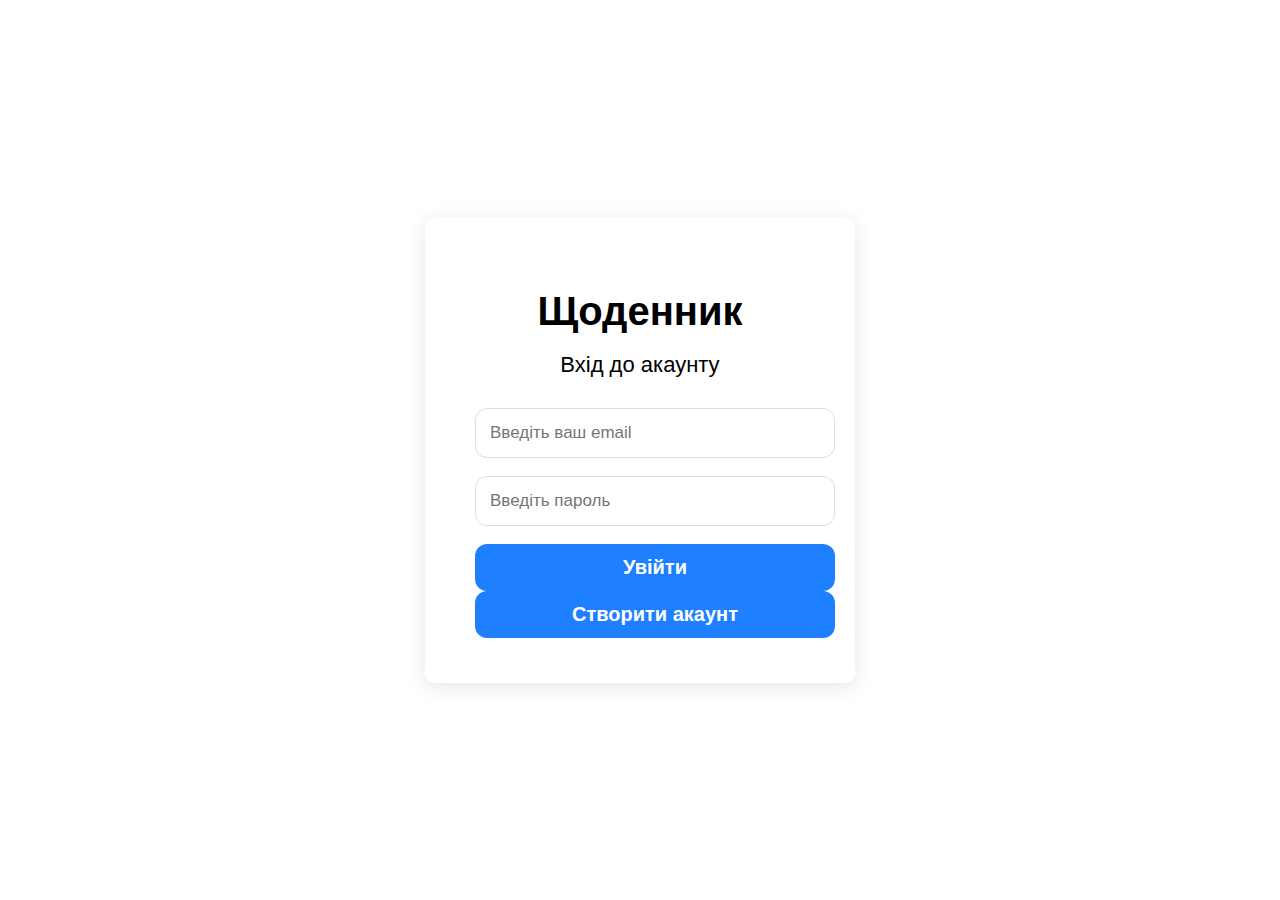
<file: index.html>
<!DOCTYPE html>
<html>

<head>

    <title>Register</title>
    <link rel="stylesheet" href="./styles/index.css">
</head>

<body>
    <section class="login">
        <div class="login-block">
            <div>
                <h1>Щоденник</h1>
                <h2>Вхід до акаунту</h2>
            </div>
            <div class="form">
                <form>
                    <div class="form-input">
                        <input type="email" placeholder="Введіть ваш email">
                    </div>
                    <div class="form-input">
                        <input type="password" placeholder="Введіть пароль">
                    </div>
                    <a href="./dashboard.html">Увійти</a>
                    <a href="./Regin.html">Створити акаунт</a>
                </form>
            </div>
        </div>
    </section>
</body>
</html>
</file>
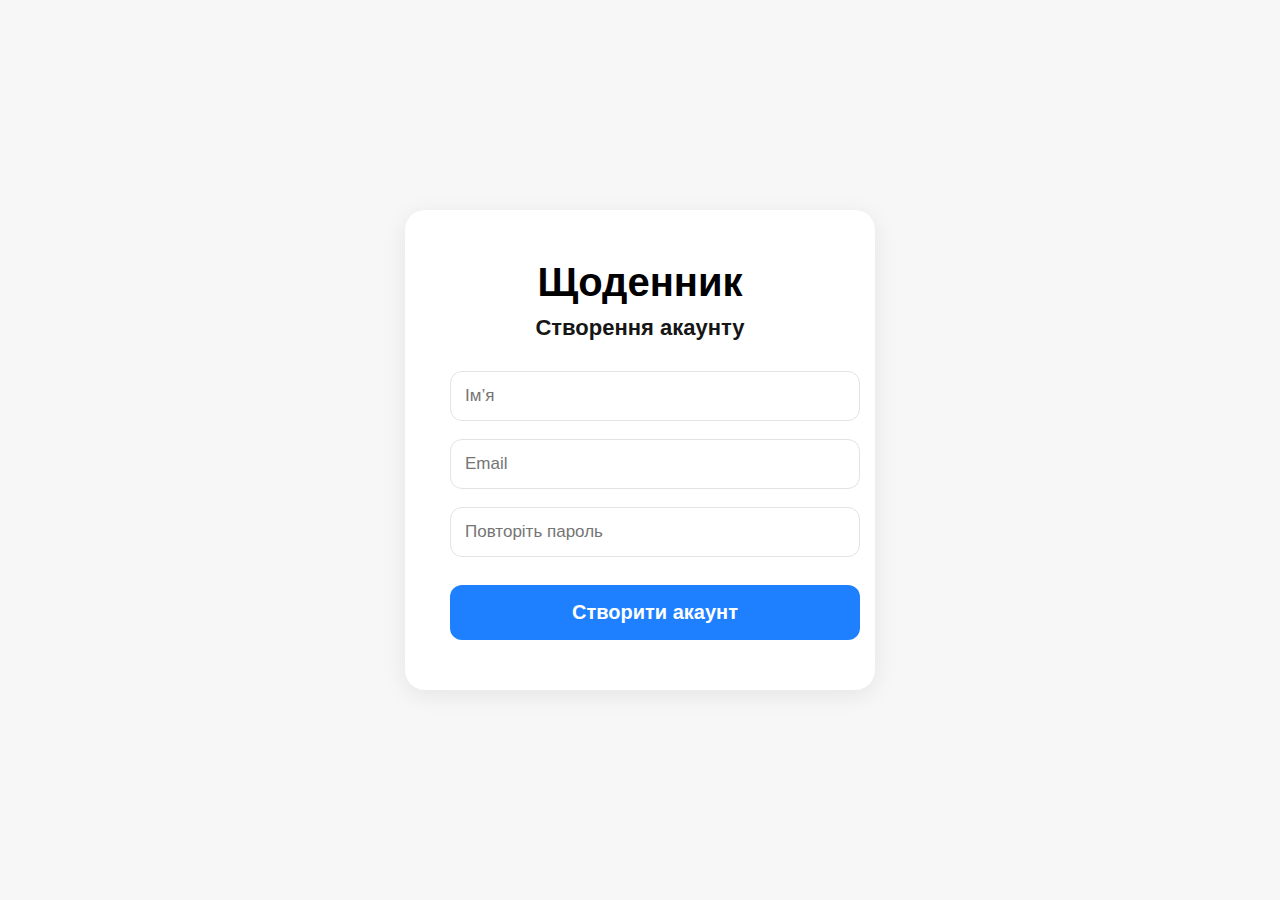
<file: Regin.html>
<!DOCTYPE html>
<html>

<head>
  <title>Create Account</title>
  <link rel="stylesheet" href="./styles/global.css">
</head>

<body>
  <div class="Register-box">
    <h1>Щоденник</h1>
    <h2>Створення акаунту</h2>
    <form>
      <input type="text" placeholder="Ім’я">
      <input type="email" placeholder="Email">
      <input type="password" placeholder="Повторіть пароль">
      <button class="btn">Створити акаунт</button>
    </form>
    
  </div>

</body>

</html>
</file>
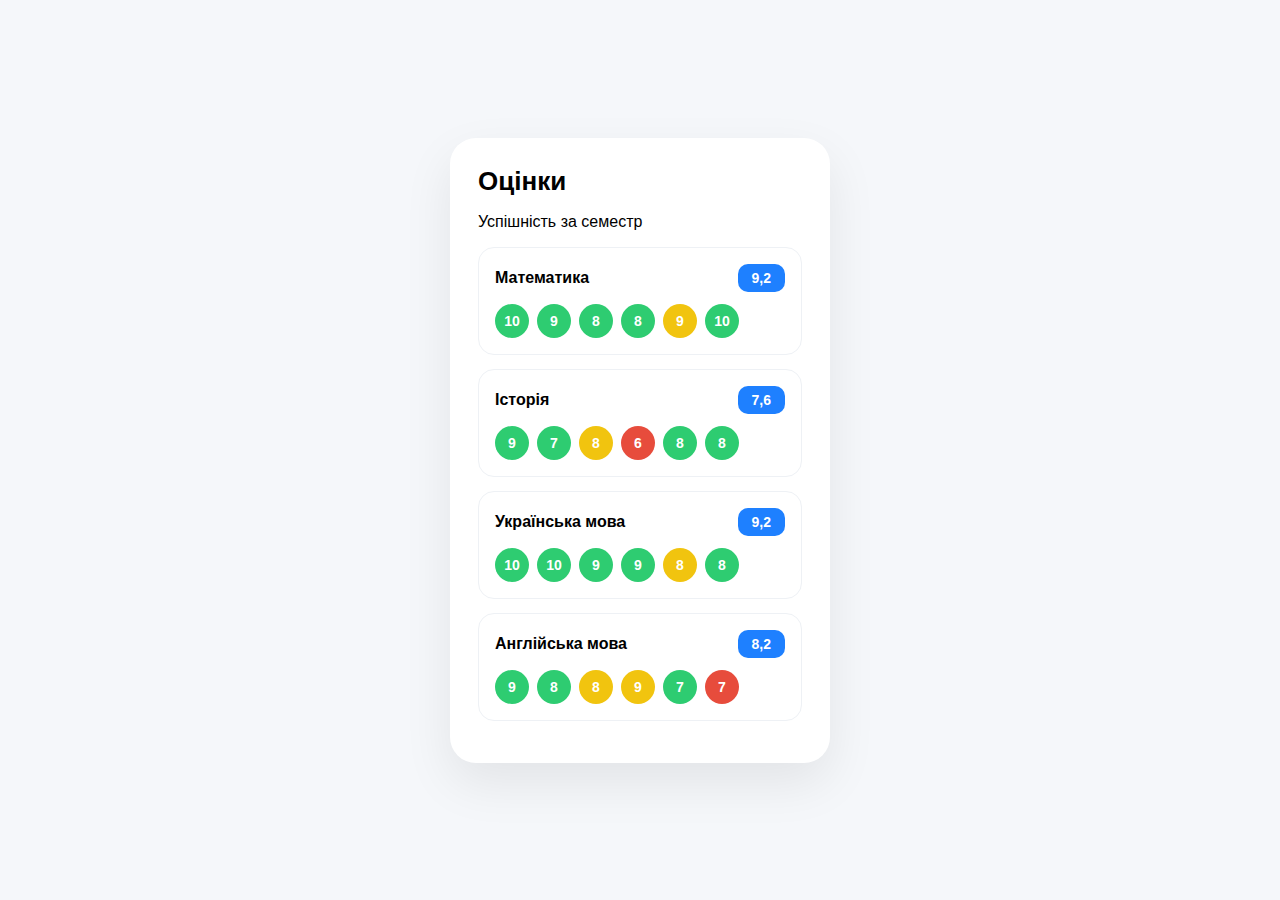
<file: pages/assessments.html>
<!DOCTYPE html>
<html>

<head>
    <title>Оцінки</title>
    <link rel="stylesheet" href="../pages/Assest.css">
</head>

<body>
    <div class="page">
        <div class="best-card">
            <h1>Оцінки</h1>
            <p class="verygood">Успішність за семестр</p>

            <div class="subject">
                <div class="subject-header">
                    <span>Математика</span>
                    <span class="avg">9,2</span>
                </div>
                <div class="marks">
                    <span class="mark green">10</span>
                    <span class="mark green">9</span>
                    <span class="mark green">8</span>
                    <span class="mark green">8</span>
                    <span class="mark yellow">9</span>
                    <span class="mark green">10</span>
                </div>
            </div>

            <div class="subject">
                <div class="subject-header">
                    <span>Історія</span>
                    <span class="avg">7,6</span>
                </div>
                <div class="marks">
                    <span class="mark green">9</span>
                    <span class="mark green">7</span>
                    <span class="mark yellow">8</span>
                    <span class="mark red">6</span>
                    <span class="mark green">8</span>
                    <span class="mark green">8</span>
                </div>
            </div>

            <div class="subject">
                <div class="subject-header">
                    <span>Українська мова</span>
                    <span class="avg">9,2</span>
                </div>
                <div class="marks">
                    <span class="mark green">10</span>
                    <span class="mark green">10</span>
                    <span class="mark green">9</span>
                    <span class="mark green">9</span>
                    <span class="mark yellow">8</span>
                    <span class="mark green">8</span>
                </div>
            </div>

            <div class="subject">
                <div class="subject-header">
                    <span>Англійська мова</span>
                    <span class="avg">8,2</span>
                </div>
                <div class="marks">
                    <span class="mark green">9</span>
                    <span class="mark green">8</span>
                    <span class="mark yellow">8</span>
                    <span class="mark yellow">9</span>
                    <span class="mark green">7</span>
                    <span class="mark red">7</span>
                </div>
            </div>

        </div>

</body>

</html>
</file>
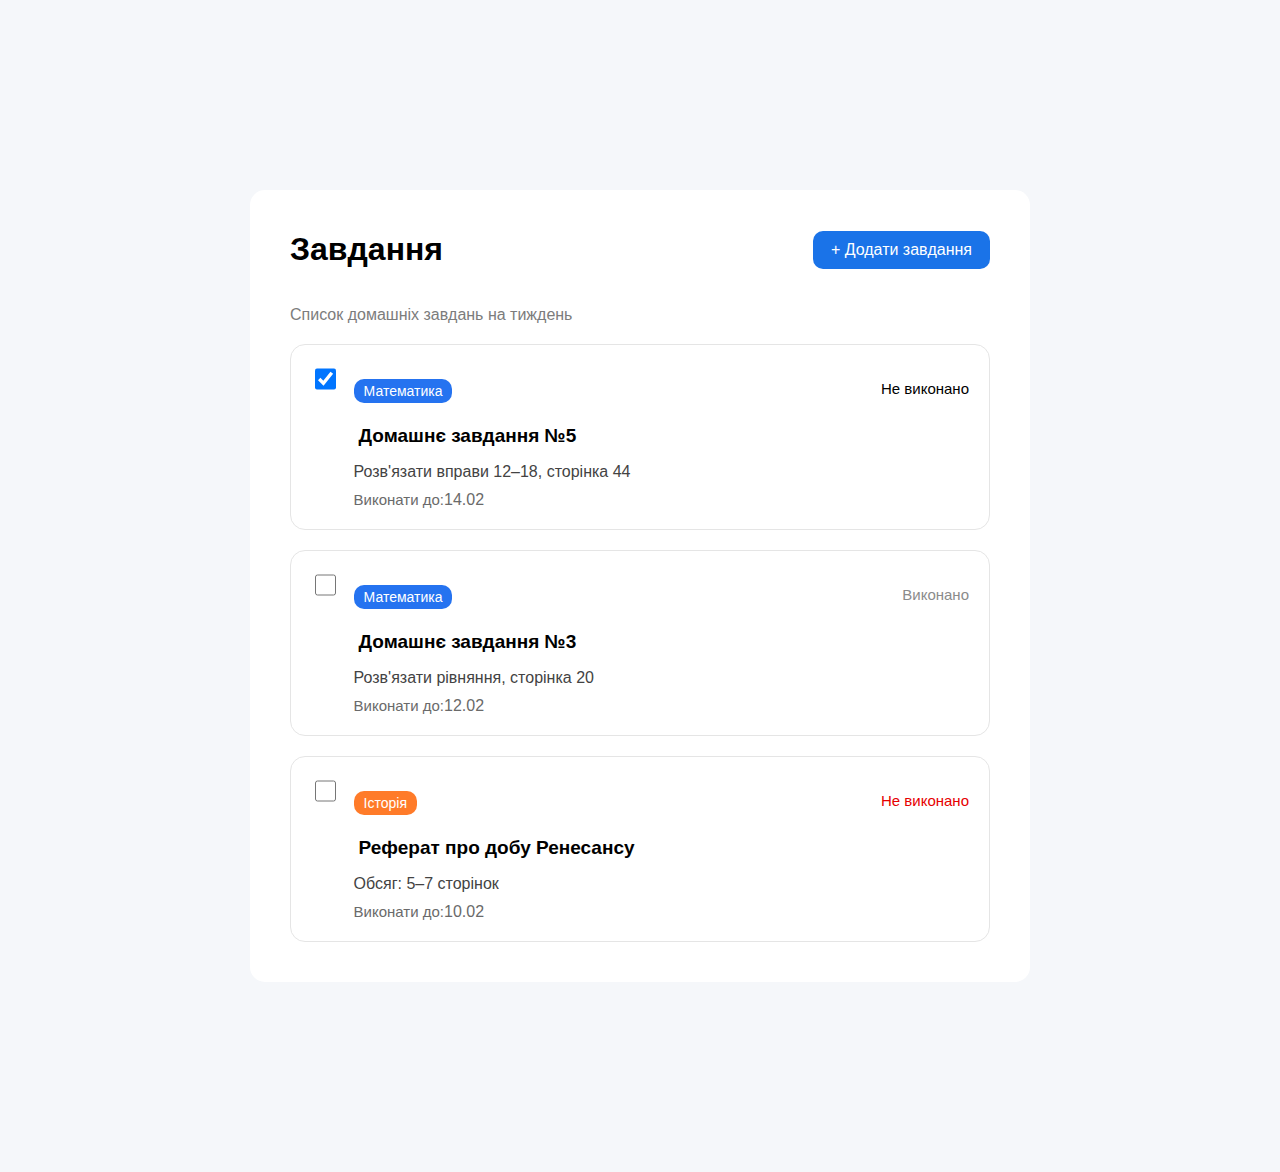
<file: pages/notes.html>
<!DOCTYPE html>
<html>

<head>
    <title>Завдання</title>
    <link rel="stylesheet" href="./notes.css">
</head>

<body>

    <div class="container">

        <div class="header">
            <h1>Завдання</h1>
            <button class="btn">+ Додати завдання</button>
        </div>
        <p class="spisok1">Список домашніх завдань на тиждень</p>

        <div class="card1">
            <input type="checkbox" checked>
            <div class="content1">
                <div class="top1">
                    <p class="mathem1">Математика</p>
                    <p class="status1">Не виконано</p>
                </div>

                <h3>Домашнє завдання №5</h3>
                <p class="vprava">Розв'язати вправи 12–18, сторінка 44</p>

                <p class="chislo1">Виконати до: 
                <p class="date1">14.02</p>
            </div>
        </div>

        <div class="card2">
            <input type="checkbox">
            <div class="content2">
                <div class="top2">
                    <p class="mathem2">Математика</p>
                    <p class="status2">Виконано</p>
                </div>

                <h3>Домашнє завдання №3</h3>
                <p class="spisok2">Розв'язати рівняння, сторінка 20</p>

                <p class="shiclo2">Виконати до: 
                <p class="date2">12.02</p>
            </div>
        </div>

        <div class="card3">
            <input type="checkbox">
            <div class="content3">
                <div class="top3">
                    <p class="history">Історія</p>
                    <p class="status3">Не виконано</p>
                </div>
                <h3>Реферат про добу Ренесансу</h3>
                <p class="vprava2">Обсяг: 5–7 сторінок</p>
                <p class="shiclo3">Виконати до: 
                <p class="date3">10.02</p>
            </div>
        </div>

    </div>

</body>

</html>
</file>
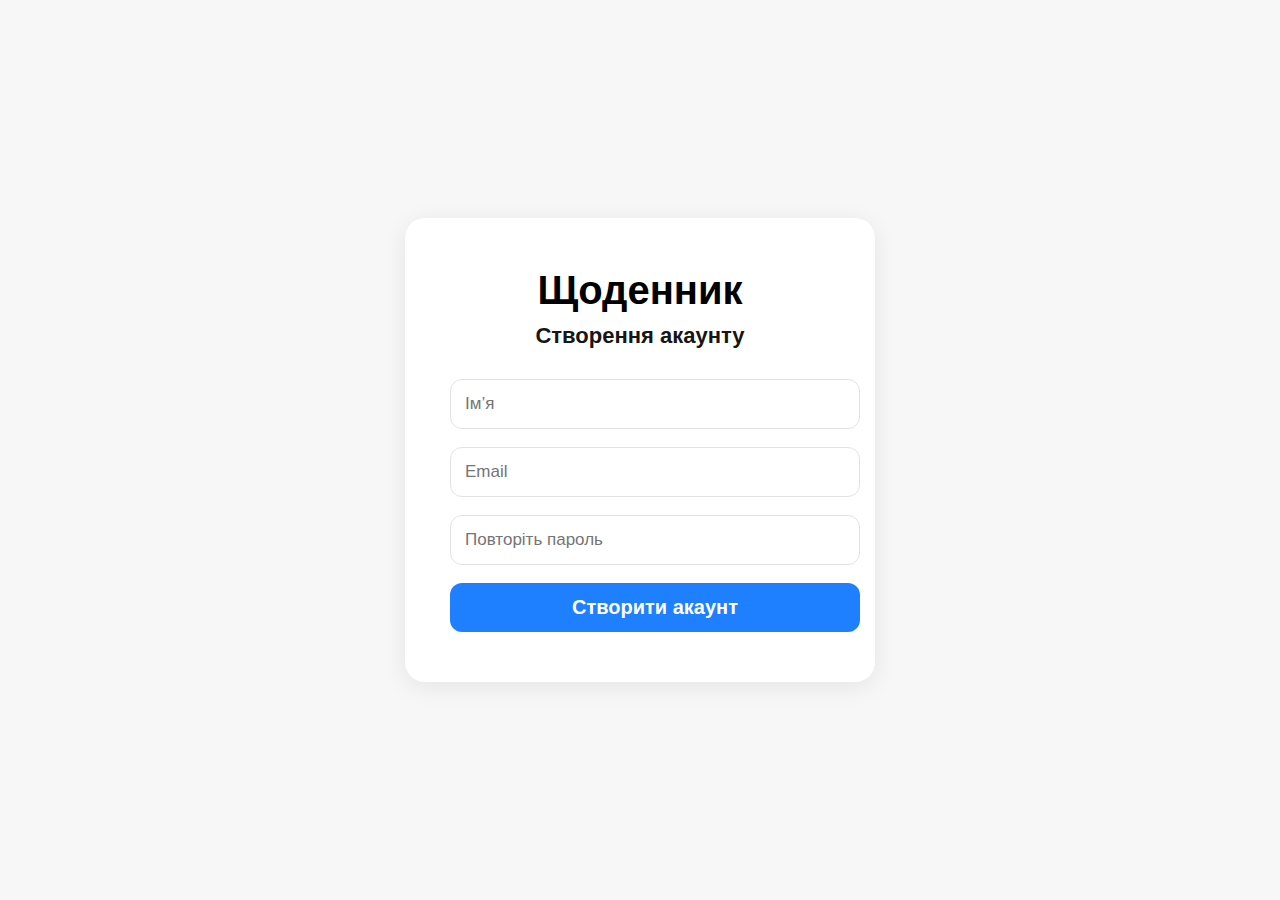
<file: pages/Regin.html>
<!DOCTYPE html>
<html>

<head>
  <title>Create Account</title>
  <link rel="stylesheet" href="../styles/global.css">
</head>

<body>
  <div class="Register-box">
    <h1>Щоденник</h1>
    <h2>Створення акаунту</h2>
    <form>
      <input type="text" placeholder="Ім’я">
      <input type="email" placeholder="Email">
      <input type="password" placeholder="Повторіть пароль">
      <a href="./dashboard.html">Створити акаунт</a>
    </form>
    
  </div>

</body>

</html>
</file>
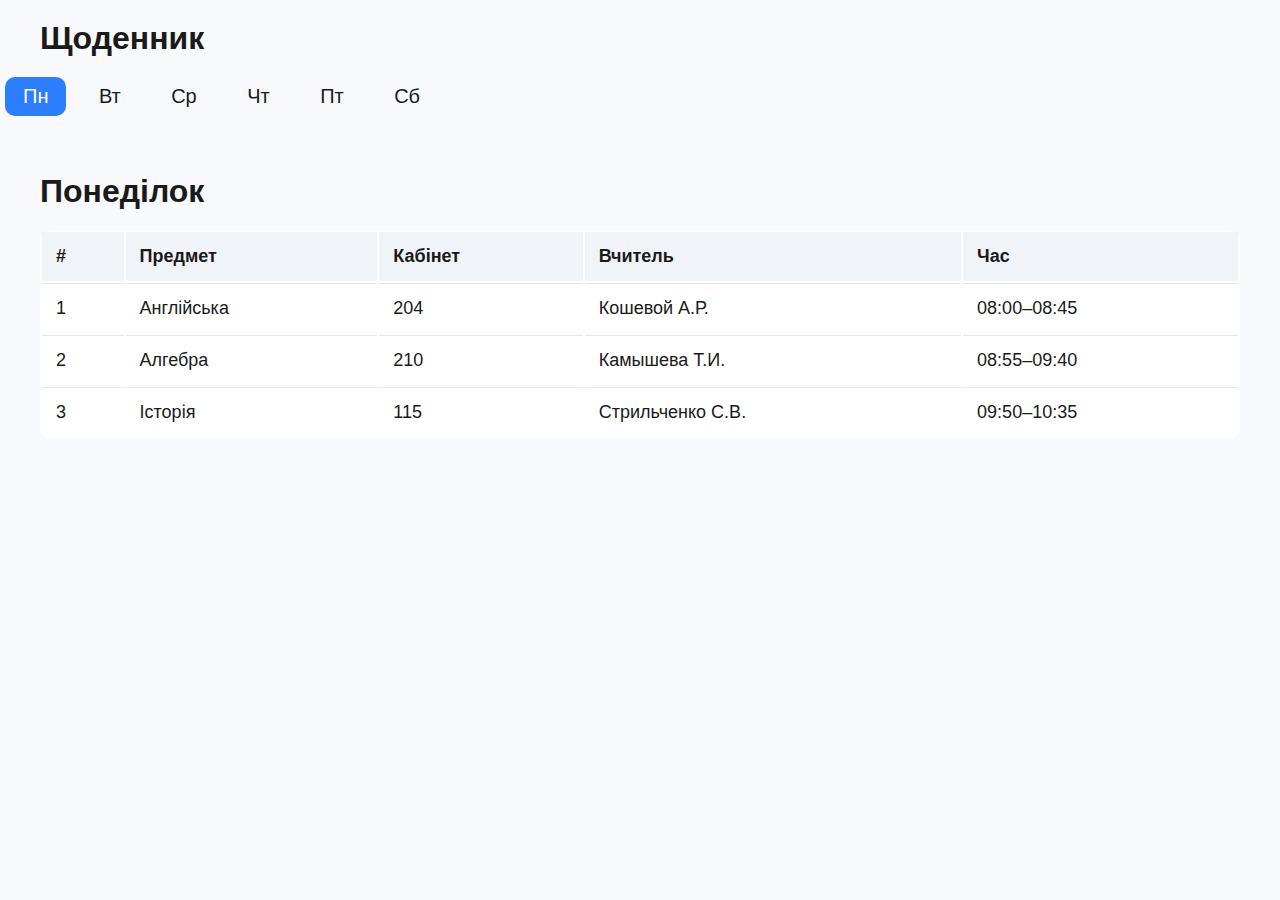
<file: pages/schedule.html>
<!DOCTYPE html>
<html>

<head>
    <title>Щоденник</title>
    <link rel="stylesheet" href="../styles/schedule.css">
</head>

<body>
    <header>Щоденник</header>
    <input type="radio" name="day" id="d1" checked>
    <label for="d1">Пн</label>
    <input type="radio" name="day" id="d2">
    <label for="d2">Вт</label>
    <input type="radio" name="day" id="d3">
    <label for="d3">Ср</label>
    <input type="radio" name="day" id="d4">
    <label for="d4">Чт</label>
    <input type="radio" name="day" id="d5">
    <label for="d5">Пт</label>
    <input type="radio" name="day" id="d6">
    <label for="d6">Сб</label>

    <div class="content c1">
        <h2>Понеділок</h2>
        <table>
            <tr>
                <th>#</th>
                <th>Предмет</th>
                <th>Кабінет</th>
                <th>Вчитель</th>
                <th>Час</th>
            </tr>
            <tr>
                <td>1</td>
                <td>Англійська</td>
                <td>204</td>
                <td>Кошевой А.Р.</td>
                <td>08:00–08:45</td>
            </tr>
            <tr>
                <td>2</td>
                <td>Алгебра</td>
                <td>210</td>
                <td>Камышева Т.И.</td>
                <td>08:55–09:40</td>
            </tr>
            <tr>
                <td>3</td>
                <td>Історія</td>
                <td>115</td>
                <td>Стрильченко С.В.</td>
                <td>09:50–10:35</td>
            </tr>
        </table>
    </div>


    <div class="content c2">
        <h2>Вівторок</h2>
        <table>
            <tr>
                <th>#</th>
                <th>Предмет</th>
                <th>Кабінет</th>
                <th>Вчитель</th>
                <th>Час</th>
            </tr>
            <tr>
                <td>1</td>
                <td>Фізика</td>
                <td>301</td>
                <td>Лисенко О.М.</td>
                <td>08:00–08:45</td>
            </tr>
            <tr>
                <td>2</td>
                <td>Укр. мова</td>
                <td>305</td>
                <td>Катриченко К.С.</td>
                <td>08:55–09:40</td>
            </tr>
        </table>
    </div>


    <div class="content c3">
        <h2>Середа</h2>
        <table>
            <tr>
                <th>#</th>
                <th>Предмет</th>
                <th>Кабінет</th>
                <th>Вчитель</th>
                <th>Час</th>
            </tr>
            <tr>
                <td>1</td>
                <td>Математика</td>
                <td>208</td>
                <td>Камышева Т.И.</td>
                <td>06:30–09:15</td>
            </tr>
            <tr>
                <td>2</td>
                <td>Українська мова</td>
                <td>305</td>
                <td>Катриченко К.С.</td>
                <td>09:25–10:10</td>
            </tr>
            <tr>
                <td>3</td>
                <td>Історія</td>
                <td>112</td>
                <td>Стрильченко С.В.</td>
                <td>10:20–11:05</td>
            </tr>
        </table>
    </div>


    <div class="content c4">
        <h2>Четвер</h2>
        <table>
            <tr>
                <th>#</th>
                <th>Предмет</th>
                <th>Кабінет</th>
                <th>Вчитель</th>
                <th>Час</th>
            </tr>
            <tr>
                <td>1</td>
                <td>Географія</td>
                <td>207</td>
                <td>Маралева Е.Л.</td>
                <td>08:00–08:45</td>
            </tr>
            <tr>
                <td>2</td>
                <td>Математика</td>
                <td>208</td>
                <td>Камышева Т.И.</td>
                <td>08:55–09:40</td>
            </tr>
            <tr>
                <td>3</td>
                <td>Біологія</td>
                <td>110</td>
                <td>Ковальчук А.О.</td>
                <td>09:50–10:35</td>
            </tr>
        </table>
    </div>


    <div class="content c5">
        <h2>П'ятниця</h2>
        <table>
            <tr>
                <th>#</th>
                <th>Предмет</th>
                <th>Кабінет</th>
                <th>Вчитель</th>
                <th>Час</th>
            </tr>
            <tr>
                <td>1</td>
                <td>Хімія</td>
                <td>314</td>
                <td>Завада О.О.</td>
                <td>08:00–08:45</td>
            </tr>
            <tr>
                <td>2</td>
                <td>Фізкультура</td>
                <td>111</td>
                <td>Перепелиця М.Є.</td>
                <td>08:55–09:40</td>
            </tr>
            <tr>
                <td>3</td>
                <td>Українська література</td>
                <td>303</td>
                <td>Катриченко К.К.</td>
                <td>09:50–10:35</td>
            </tr>
        </table>
    </div>


    <div class="content c6">
        <h2>Субота</h2>
        <table>
            <tr>
                <th>#</th>
                <th>Предмет</th>
                <th>Кабінет</th>
                <th>Вчитель</th>
                <th>Час</th>
            </tr>
            <tr>
                <td>1</td>
                <td>Інформатика</td>
                <td>102</td>
                <td>Кравчук О.С.</td>
                <td>08:00–08:45</td>
            </tr>
            <tr>
                <td>2</td>
                <td>Фізика</td>
                <td>301</td>
                <td>Гусак Я.В.</td>
                <td>08:55–09:40</td>
            </tr>
        </table>
    </div>

</body>

</html>
</file>
<file: styles/index.css>
body {
    margin: 0;
    padding: 0;
    background: #ffffff;
    font-family: Arial, sans-serif;
    display: flex;
    justify-content: center;
    align-items: center;
    height: 100vh;
}

.login {
    display: flex;
    justify-content: center;
    align-items: center;
    height: 100vh;
}

.login-block {
    background: #fff;
    padding: 45px 50px;
    border-radius: 10px;
    box-shadow: 0 4px 20px rgba(0, 0, 0, 0.1);
    text-align: center;
    width: 330px;
}

h1 {
    font-size: 40px;
    font-weight: 800;
    margin-bottom: 10px;
}

h2 {
    font-size: 22px;
    font-weight: 500;
    margin-bottom: 30px;
}

.form-input {
    text-align: left;
    margin-bottom: 18px;
}

.form-input input {
    width: 100%;
    padding: 14px;
    border: 1px solid #ddd;
    border-radius: 12px;
    font-size: 17px;
}

a{
    display: block;
    width: 280px;
    padding: 12px 40px;
    background: #1e80ff;
    border: none;
    text-decoration: none;
    border-radius: 12px;
    color: #fff;
    font-size: 20px;
    cursor: pointer;
    font-weight: 600;
}

.login-btn:hover {
    background: #0067ff;
}
</file>
<file: styles/global.css>
* {
  margin: 0;
  padding: 0;
  font-family: Arial, sans-serif;
}

body {
  height: 100vh;
  background: #f7f7f7;
  display: flex;
  justify-content: center;
  align-items: center;
}

.Register-box {
  background: #ffffff;
  width: 380px;
  padding: 50px 45px;
  border-radius: 20px;
  text-align: center;
  box-shadow: 0 5px 25px rgba(0, 0, 0, 0.08);
}

.Register-box h1 {
  font-size: 40px;
  font-weight: 800;
  margin-bottom: 10px;
}

.Register-box h2 {
  color: #161616;
  font-size: 22px;
  font-weight: 600;
  margin-bottom: 30px;
}

form input {
  width: 100%;
  padding: 14px;
  margin-bottom: 18px;
  border: 1px solid #e3e3e3;
  border-radius: 12px;
  font-size: 17px;
}

.btn {
  background: #1e80ff;
  color: white;
  width: 410px;
  padding: 16px;
  margin-top: 10px;
  border: none;
  border-radius: 12px;
  font-size: 20px;
  cursor: pointer;
  font-weight: 600;
  transition: 0.3s;
}
a{
    display: block;
    width: 330px;
    padding: 13px 40px;
    background: #1e80ff;
    border: none;
    text-decoration: none;
    border-radius: 12px;
    color: #fff;
    font-size: 20px;
    cursor: pointer;
    font-weight: 600;
}

.btn:hover {
  background: #0067ff;
}
</file>
<file: pages/Assest.css>
* {
    box-sizing: border-box;
    font-family: Arial, sans-serif;
}

body {
    margin: 0;
    min-height: 100vh;
    background: #f5f7fa;
    display: flex;
    justify-content: center;
    align-items: center;
}

.best-card {
    background: #ffffff;
    width: 380px;
    border-radius: 26px;
    padding: 28px;
    box-shadow: 0 20px 50px rgba(0, 0, 0, 0.08);
}

h1 {
    margin: 0;
    font-size: 26px;
}

.subtitle {
    color: #7a8a9a;
    margin: 6px 20px;
}

.subject {
    border: 1px solid #eef1f5;
    border-radius: 16px;
    padding: 16px;
    margin-bottom: 14px;
}

.subject-header {
    display: flex;
    justify-content: space-between;
    align-items: center;
    margin-bottom: 12px;
    font-weight: 600;
}

.avg {
    background: #1e80ff;
    color: #fff;
    padding: 6px 14px;
    border-radius: 10px;
    font-size: 14px;
}

.marks {
    display: flex;
    gap: 8px;
}

.mark {
    width: 34px;
    height: 34px;
    border-radius: 50%;
    display: flex;
    align-items: center;
    justify-content: center;
    font-weight: 600;
    color: #fff;
    font-size: 14px;
}

.green {
    background: #2ecc71;
}

.yellow {
    background: #f1c40f;
}

.red {
    background: #e74c3c;
}
</file>
<file: pages/notes.css>
body{
    font-family: "Inter", sans-serif;
    background: #f5f7fa;
    margin: 140px;
    padding: 50px;
}
.container{
    max-width: 700px;
    margin:auto;
    background: white;
    padding: 20px 40px;
    border-radius: 15px;
}

.header{
    display: flex;
    justify-content: space-between;
    align-items: center;
}
.btn{
    background: #1a73e8;
    color: white;
    padding: 10px 18px;
    border: none;
    border-radius: 10px;
    cursor: pointer;
    font-size: 16px;
}
.spisok1{
    color: #7c7c7c;
    margin-bottom: 20px;
}

.card1, .card2, .card3{
    display: flex;
    gap: 15px;
    background: #ffffff;
    padding: 20px;
    border-radius: 15px;
    margin-bottom: 20px;
    border: 1px solid #e5e5e5;
}
.card1 input,.card2 input,.card3 input{
    width: 22px;
    height: 22px;
}
.content1, .content2, .content3{
    width: 100%;
}
.top1, .top2, .top3{
    display: flex;
    justify-content: space-between;
    margin-bottom: 5px;
}
.mathem1, .mathem2{
    background: #2573f0;
    padding: 4px 10px;
    border-radius: 10px;
    color: white;
    font-size: 14px;
}
.history{
    background: #ff7b29;
    padding: 4px 10px;
    border-radius: 10px;
    color: white;
    font-size: 14px;
}
.status1{
    color: #000;
    font-size: 15px;
}

.status2{
    color: #8b8b8b;
    font-size: 15px;
}
.status3{
    color: #e60000;
    font-size: 15px;
}
h3{
    margin: 8px 5px ;
    font-size: 19px;
}
.vprava, .spisok2, .vprava2{
    color: #434343;
    margin-bottom: 10px;
}
.chislo1, .shiclo2, .shiclo3{
    color: #6a6a6a;
    font-size: 15px;
}
.chislo1 p,.shiclo2 p,.shiclo3 p{
    font-weight: 600;
}
.chislo1, .shiclo2, .shiclo3, .date1, .date2, .date3{
    display: inline-block;
    margin: 0;
}
.date1, .date2, .date3{
    color: #6a6a6a;
}
</file>
<file: styles/schedule.css>
body {
    margin: 0;
    font-family: -apple-system, BlinkMacSystemFont, "Segoe UI", Roboto, Arial, sans-serif;
    background: #f7f9fc;
    color: #1a1a1a;
}

header {
    font-size: 32px;
    font-weight: 700;
    padding: 20px 40px;
}
input[type="radio"] {
    display: none;
}
label {
    display: inline-block;
    padding: 8px 18px;
    margin: 0 5px;
    font-size: 20px;
    cursor: pointer;
    border-radius: 10px;
    transition: 0,3s;
    color: #1a1a1a;
}
#d1:checked ~ label[for="d1"],
#d2:checked ~ label[for="d2"],
#d3:checked ~ label[for="d3"],
#d4:checked ~ label[for="d4"],
#d5:checked ~ label[for="d5"],
#d6:checked ~ label[for="d6"] {
    background: #2d7dff;
    color: white;
}
.content {
    display: none;
    padding: 30px 40px;
}
#d1:checked ~ .c1,
#d2:checked ~ .c2,
#d3:checked ~ .c3,
#d4:checked ~ .c4,
#d5:checked ~ .c5,
#d6:checked ~ .c6 {
    display: block;
}
h2 {
    font-size: 32px;
    font-weight: 700;
    margin-bottom: 20px;
}
table {
    width: 100%;
    background: white;
    border-radius: 12px;
    font-size: 18px;
}
th {
    background: #f0f3f7;
    text-align: left;
    padding: 14px;
    font-weight: 600;
}
td {
    padding: 14px;
    border-top: 1px solid #e4e7ec;
}
</file>
